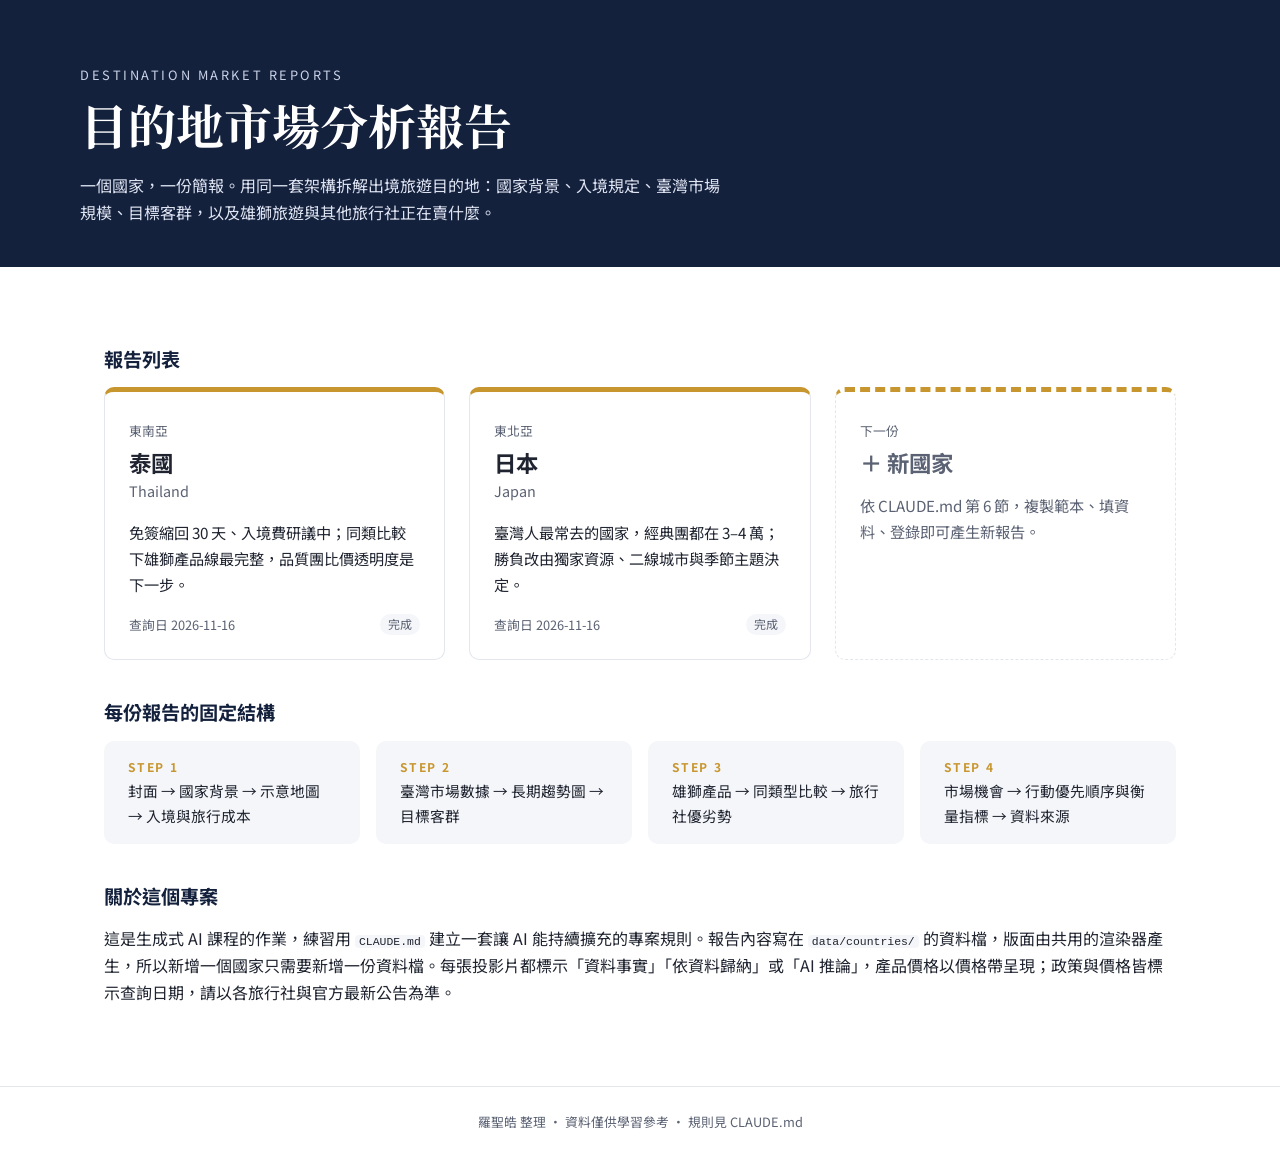
<file: index.html>
<!DOCTYPE html>
<html lang="zh-Hant-TW">
<head>
  <meta charset="utf-8">
  <meta name="viewport" content="width=device-width, initial-scale=1">
  <title>目的地市場分析報告</title>
  <meta name="description" content="一國一份的簡報式旅遊市場分析：國家背景、臺灣出境市場、客群、雄獅等旅行社產品比較。">
  <link rel="preconnect" href="https://fonts.googleapis.com">
  <link rel="preconnect" href="https://fonts.gstatic.com" crossorigin>
  <link href="https://fonts.googleapis.com/css2?family=Noto+Sans+TC:wght@400;500;700&family=Noto+Serif+TC:wght@600;700&display=swap" rel="stylesheet">
  <link rel="stylesheet" href="assets/style.css">
</head>
<body>
  <section class="home-hero">
    <div class="inner">
      <p class="kicker">Destination Market Reports</p>
      <h1>目的地市場分析報告</h1>
      <p>一個國家，一份簡報。用同一套架構拆解出境旅遊目的地：國家背景、入境規定、臺灣市場規模、目標客群，以及雄獅旅遊與其他旅行社正在賣什麼。</p>
    </div>
  </section>

  <main class="home-main">
    <h2>報告列表</h2>
    <div class="country-grid" id="country-grid"></div>

    <h2>每份報告的固定結構</h2>
    <div class="how">
      <div>封面 → 國家背景 → 示意地圖 → 入境與旅行成本</div>
      <div>臺灣市場數據 → 長期趨勢圖 → 目標客群</div>
      <div>雄獅產品 → 同類型比較 → 旅行社優劣勢</div>
      <div>市場機會 → 行動優先順序與衡量指標 → 資料來源</div>
    </div>

    <h2>關於這個專案</h2>
    <p>這是生成式 AI 課程的作業，練習用 <code>CLAUDE.md</code> 建立一套讓 AI 能持續擴充的專案規則。報告內容寫在 <code>data/countries/</code> 的資料檔，版面由共用的渲染器產生，所以新增一個國家只需要新增一份資料檔。每張投影片都標示「資料事實」「依資料歸納」或「AI 推論」，產品價格以價格帶呈現；政策與價格皆標示查詢日期，請以各旅行社與官方最新公告為準。</p>
  </main>

  <footer class="site-footer">羅聖皓 整理 · 資料僅供學習參考 · 規則見 CLAUDE.md</footer>

  <script src="data/countries.js"></script>
  <script src="assets/home.js"></script>
</body>
</html>
</file>
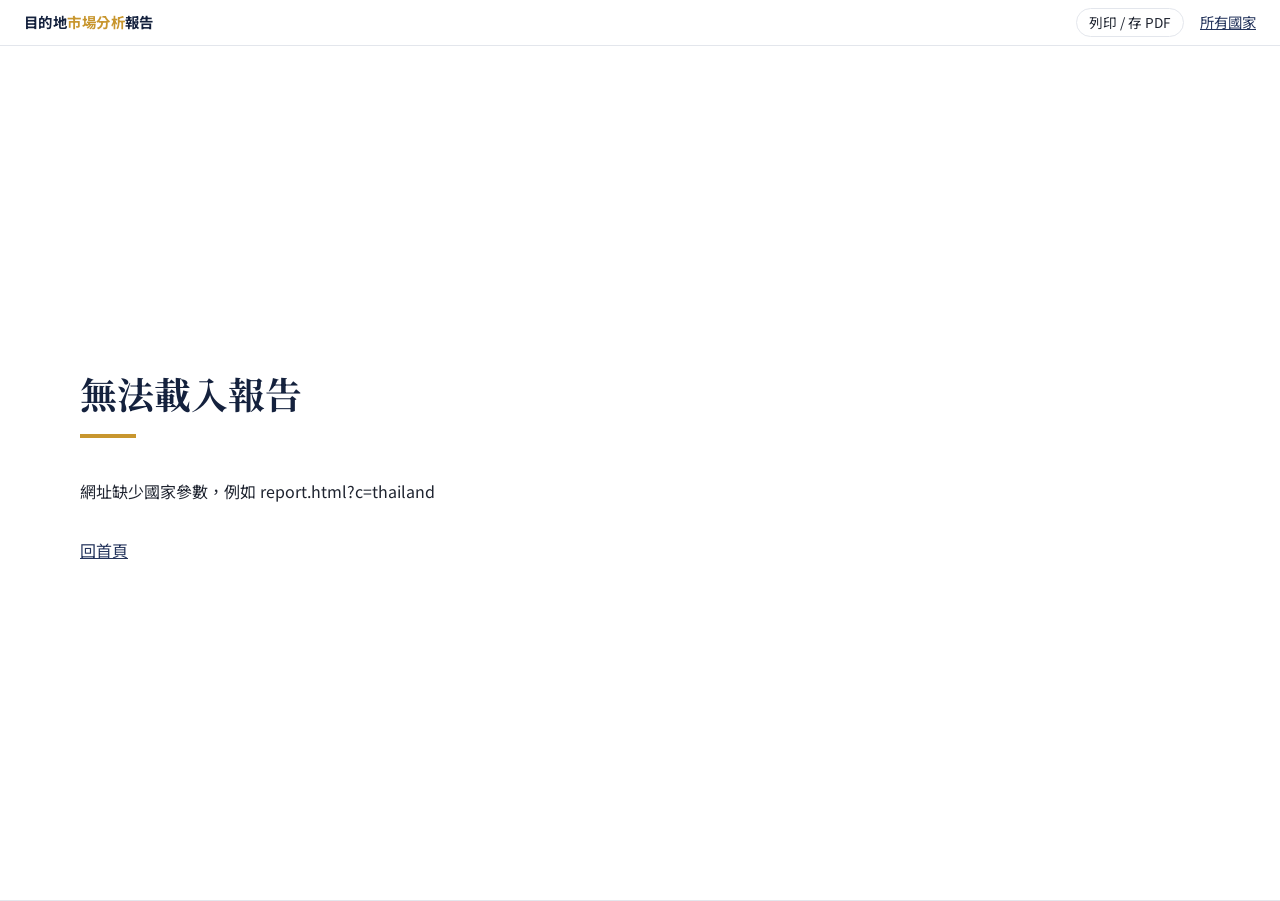
<file: report.html>
<!DOCTYPE html>
<html lang="zh-Hant-TW">
<head>
  <meta charset="utf-8">
  <meta name="viewport" content="width=device-width, initial-scale=1">
  <title>市場分析報告｜目的地市場分析報告</title>
  <meta name="description" content="以簡報形式呈現的旅遊目的地市場分析：國家背景、臺灣出境市場、客群與旅行社產品比較。">
  <link rel="preconnect" href="https://fonts.googleapis.com">
  <link rel="preconnect" href="https://fonts.gstatic.com" crossorigin>
  <link href="https://fonts.googleapis.com/css2?family=Noto+Sans+TC:wght@400;500;700&family=Noto+Serif+TC:wght@600;700&display=swap" rel="stylesheet">
  <link rel="stylesheet" href="assets/style.css">
</head>
<body>
  <header class="topbar">
    <a class="brand" href="index.html">目的地<b>市場分析</b>報告</a>
    <div class="meta"><span id="meta-name"></span><button type="button" id="print-btn">列印 / 存 PDF</button><a href="index.html">所有國家</a></div>
  </header>
  <div class="rule-alert" id="rule-alert" hidden></div>
  <nav class="dots" id="dots" aria-label="投影片導覽"></nav>
  <main class="deck" id="deck"></main>
  <script src="assets/report.js"></script>
</body>
</html>
</file>
<file: assets/style.css>
/* ==========================================================
   目的地市場分析報告 — 全站樣式
   規則：只用下方變數；新增樣式寫在最末「擴充區」
   --accent 由 report.js 依各國 theme.accent 設定
   ========================================================== */
:root {
  --navy: #14213d;
  --navy-2: #24345c;
  --ink: #1f2430;
  --ink-soft: #5b6273;
  --line: #e3e6ec;
  --bg: #ffffff;
  --bg-soft: #f5f6f9;
  --accent: #c8962e;
  --accent-soft: #faf3e4;
  --good: #2f7d5b;
  --bad: #b04a3c;
  --warn: #b7791f;

  --font-sans: "Noto Sans TC", "PingFang TC", "Microsoft JhengHei", sans-serif;
  --font-serif: "Noto Serif TC", "Songti TC", serif;

  --s1: 0.25rem; --s2: 0.5rem; --s3: 1rem; --s4: 1.5rem; --s5: 2.5rem; --s6: 4rem;
  --radius: 10px;
  --maxw: 1120px;
}

*, *::before, *::after { box-sizing: border-box; }
html { scroll-behavior: smooth; }
body { margin: 0; font-family: var(--font-sans); color: var(--ink); background: var(--bg); line-height: 1.7; }
a { color: var(--navy-2); }
h1, h2, h3 { line-height: 1.3; margin: 0; }

/* ---------- 共用頂欄 ---------- */
.topbar {
  position: sticky; top: 0; z-index: 20;
  display: flex; align-items: center; justify-content: space-between; gap: var(--s3);
  padding: var(--s2) var(--s4);
  background: rgba(255, 255, 255, 0.92);
  backdrop-filter: blur(6px);
  border-bottom: 1px solid var(--line);
  font-size: 0.9rem;
}
.topbar .brand { font-weight: 700; color: var(--navy); text-decoration: none; letter-spacing: 0.03em; }
.topbar .brand b { color: var(--accent); }
.topbar .meta { color: var(--ink-soft); display: flex; gap: var(--s3); align-items: center; }
.topbar button {
  font: inherit; font-size: 0.85rem; border: 1px solid var(--line); background: var(--bg);
  border-radius: 999px; padding: 2px 12px; cursor: pointer; color: var(--ink);
}
.topbar button:hover { border-color: var(--navy); }

/* ---------- 首頁 ---------- */
.home-hero {
  background: var(--navy); color: #fff;
  padding: var(--s6) var(--s4) var(--s5);
}
.home-hero .inner, .home-main { max-width: var(--maxw); margin: 0 auto; }
.home-hero .kicker { letter-spacing: 0.2em; font-size: 0.8rem; color: #c9d1e6; text-transform: uppercase; }
.home-hero h1 { font-family: var(--font-serif); font-size: clamp(2rem, 4vw, 3rem); margin: var(--s2) 0 var(--s3); }
.home-hero p { max-width: 640px; color: #dfe4f2; margin: 0; }
.home-main { padding: var(--s5) var(--s4) var(--s6); }
.home-main h2 { font-size: 1.2rem; margin: var(--s5) 0 var(--s3); color: var(--navy); }
.country-grid { display: grid; grid-template-columns: repeat(auto-fill, minmax(260px, 1fr)); gap: var(--s4); }
.country-card {
  display: block; text-decoration: none; color: var(--ink);
  border: 1px solid var(--line); border-radius: var(--radius); padding: var(--s4);
  border-top: 5px solid var(--accent);
  transition: transform .15s ease, box-shadow .15s ease;
}
.country-card:hover { transform: translateY(-3px); box-shadow: 0 10px 24px rgba(20, 33, 61, .08); }
.country-card .region { font-size: 0.8rem; color: var(--ink-soft); }
.country-card h3 { font-size: 1.4rem; margin: var(--s1) 0 0; }
.country-card .en { color: var(--ink-soft); font-size: 0.9rem; }
.country-card p { font-size: 0.95rem; margin: var(--s3) 0; }
.country-card .foot { display: flex; justify-content: space-between; font-size: 0.8rem; color: var(--ink-soft); }
.badge { display: inline-block; padding: 0 8px; border-radius: 999px; font-size: 0.75rem; background: var(--bg-soft); }
.badge.draft { background: #fff3d6; color: var(--warn); }
.country-card.placeholder { border-style: dashed; border-top-style: dashed; color: var(--ink-soft); cursor: default; }
.country-card.placeholder:hover { transform: none; box-shadow: none; }
.how { display: grid; grid-template-columns: repeat(auto-fit, minmax(220px, 1fr)); gap: var(--s3); counter-reset: step; }
.how div { background: var(--bg-soft); border-radius: var(--radius); padding: var(--s3) var(--s4); font-size: 0.92rem; }
.how div::before { counter-increment: step; content: "STEP " counter(step); display: block; font-size: 0.75rem; letter-spacing: .15em; color: var(--accent); font-weight: 700; }
.how code, .home-main code { background: var(--bg-soft); padding: 0 4px; border-radius: 4px; font-size: 0.88em; }
.site-footer { text-align: center; font-size: 0.8rem; color: var(--ink-soft); padding: var(--s4); border-top: 1px solid var(--line); }

/* ---------- 報告：投影片 ---------- */
.deck { scroll-snap-type: y mandatory; }
.slide {
  min-height: calc(100vh - 45px);
  scroll-snap-align: start;
  display: flex; flex-direction: column; justify-content: center;
  padding: var(--s5) max(var(--s4), calc((100vw - var(--maxw)) / 2));
  border-bottom: 1px solid var(--line);
  position: relative;
}
.slide:nth-child(even) { background: var(--bg-soft); }
.slide .num { position: absolute; right: var(--s4); bottom: var(--s3); font-size: 0.8rem; color: var(--ink-soft); }
.slide .kicker { font-size: 0.8rem; letter-spacing: 0.18em; color: var(--accent); font-weight: 700; text-transform: uppercase; }
.slide h2 { font-family: var(--font-serif); font-size: clamp(1.6rem, 3vw, 2.3rem); color: var(--navy); margin: var(--s1) 0 var(--s4); }
.slide h2::after { content: ""; display: block; width: 56px; height: 4px; background: var(--accent); margin-top: var(--s3); }
sup.ref a { text-decoration: none; font-size: 0.7em; color: var(--accent); font-weight: 700; margin-left: 1px; }

/* cover */
.slide--cover { background: var(--navy); color: #fff; }
.slide--cover .kicker { color: var(--accent); }
.slide--cover h1 { font-family: var(--font-serif); font-size: clamp(2.6rem, 7vw, 5rem); margin: var(--s2) 0; }
.slide--cover .subtitle { font-size: 1.2rem; color: #c9d1e6; }
.slide--cover .headline {
  margin-top: var(--s5); max-width: 760px; font-size: clamp(1.15rem, 2vw, 1.5rem);
  border-left: 5px solid var(--accent); padding-left: var(--s3);
}
.slide--cover .checked { margin-top: var(--s5); font-size: 0.85rem; color: #aab4cf; }
.slide--cover .hint { position: absolute; bottom: var(--s4); left: 50%; transform: translateX(-50%); font-size: 0.8rem; color: #aab4cf; }

/* facts */
.facts { display: grid; grid-template-columns: repeat(auto-fit, minmax(300px, 1fr)); gap: var(--s2) var(--s5); margin: 0; }
.facts div { display: grid; grid-template-columns: 7em 1fr; gap: var(--s3); padding: var(--s2) 0; border-bottom: 1px solid var(--line); }
.facts dt { color: var(--ink-soft); font-size: 0.92rem; }
.facts dd { margin: 0; font-weight: 500; }

/* bullets */
.bullets { list-style: none; padding: 0; margin: 0; display: grid; gap: var(--s3); max-width: 900px; }
.bullets li { padding: var(--s3) var(--s4); background: var(--bg); border: 1px solid var(--line); border-radius: var(--radius); }
.slide:nth-child(even) .bullets li { background: var(--bg); }
.bullets .tag { display: inline-block; font-size: 0.72rem; font-weight: 700; padding: 0 8px; border-radius: 999px; margin-right: var(--s2); vertical-align: 2px; }
.bullets .tag.new { background: var(--accent-soft); color: var(--accent); }
.bullets .tag.warn { background: #fdeceb; color: var(--bad); }

/* stats */
.stats { display: grid; grid-template-columns: repeat(auto-fit, minmax(200px, 1fr)); gap: var(--s4); }
.stat { background: var(--bg); border: 1px solid var(--line); border-radius: var(--radius); padding: var(--s4); }
.stat .value { font-family: var(--font-serif); font-size: clamp(1.8rem, 3.5vw, 2.6rem); color: var(--navy); font-weight: 700; }
.stat .label { font-weight: 500; margin-top: var(--s1); }
.stat .note { font-size: 0.85rem; color: var(--ink-soft); margin-top: var(--s2); }
.takeaway { margin-top: var(--s4); padding: var(--s3) var(--s4); background: var(--accent-soft); border-radius: var(--radius); max-width: 900px; }

/* cards (segments) */
.cards { display: grid; grid-template-columns: repeat(auto-fit, minmax(230px, 1fr)); gap: var(--s4); }
.card { background: var(--bg); border: 1px solid var(--line); border-radius: var(--radius); padding: var(--s4); border-top: 4px solid var(--navy-2); }
.card h3 { font-size: 1.15rem; color: var(--navy); margin-bottom: var(--s2); }
.card dl { margin: 0; font-size: 0.92rem; }
.card dt { font-size: 0.75rem; letter-spacing: .1em; color: var(--accent); font-weight: 700; margin-top: var(--s2); }
.card dd { margin: 0; }

/* table */
.table-wrap { overflow-x: auto; border: 1px solid var(--line); border-radius: var(--radius); background: var(--bg); }
table.data { width: 100%; border-collapse: collapse; font-size: 0.88rem; min-width: 760px; }
table.data th { background: var(--navy); color: #fff; text-align: left; padding: var(--s2) var(--s3); font-weight: 500; white-space: nowrap; }
table.data td { padding: var(--s2) var(--s3); border-top: 1px solid var(--line); vertical-align: top; }
table.data td:first-child { font-weight: 500; min-width: 15em; }
table.data tr:hover td { background: var(--accent-soft); }
.table-note { font-size: 0.8rem; color: var(--ink-soft); margin-top: var(--s2); }

/* compare */
.compare { display: grid; grid-template-columns: repeat(auto-fit, minmax(240px, 1fr)); gap: var(--s3); }
.agency { background: var(--bg); border: 1px solid var(--line); border-radius: var(--radius); padding: var(--s3) var(--s4); font-size: 0.9rem; }
.agency.primary { border: 2px solid var(--accent); }
.agency h3 { font-size: 1.15rem; color: var(--navy); }
.agency .position { color: var(--ink-soft); margin: var(--s1) 0 var(--s2); }
.agency ul { margin: 0 0 var(--s2); padding-left: 1.1em; }
.agency .pros li::marker { content: "＋ "; color: var(--good); font-weight: 700; }
.agency .cons li::marker { content: "－ "; color: var(--bad); font-weight: 700; }
.agency h4 { margin: var(--s2) 0 var(--s1); font-size: 0.78rem; letter-spacing: .12em; }
.agency h4.p { color: var(--good); }
.agency h4.c { color: var(--bad); }

/* insight */
.opinion-label { display: inline-block; border: 1px dashed var(--accent); color: var(--accent); font-size: 0.78rem; padding: 0 10px; border-radius: 999px; margin-bottom: var(--s3); }
.insights { display: grid; grid-template-columns: repeat(auto-fit, minmax(260px, 1fr)); gap: var(--s4); }
.insights div { border-left: 4px solid var(--accent); padding: var(--s1) var(--s3); }
.insights h3 { font-size: 1.1rem; color: var(--navy); margin-bottom: var(--s2); }
.insights p { margin: 0; font-size: 0.95rem; }

/* sources */
ol.sources { font-size: 0.85rem; columns: 2 380px; column-gap: var(--s5); padding-left: 1.6em; margin: 0; }
ol.sources li { break-inside: avoid; margin-bottom: var(--s2); }
ol.sources .pub { color: var(--ink-soft); }

/* 規則警告 */
.rule-alert { background: #fdeceb; color: var(--bad); border-bottom: 2px solid var(--bad); padding: var(--s2) var(--s4); font-size: 0.9rem; }
.rule-alert ul { margin: var(--s1) 0 0; }

/* 進度點 */
.dots { position: fixed; right: 14px; top: 50%; transform: translateY(-50%); display: flex; flex-direction: column; gap: 8px; z-index: 15; }
.dots a { width: 9px; height: 9px; border-radius: 50%; background: #c5cad6; display: block; }
.dots a.on { background: var(--accent); transform: scale(1.3); }

/* ---------- 手機 ---------- */
@media (max-width: 640px) {
  .slide { padding: var(--s5) var(--s3); min-height: auto; }
  .deck { scroll-snap-type: none; }
  .facts div { grid-template-columns: 6em 1fr; }
  .dots { display: none; }
  .topbar .meta span, #print-btn, .slide--cover .hint { display: none; }
  .topbar .brand, .topbar .meta a { white-space: nowrap; }
}

/* ---------- 列印：一頁一張 ---------- */
@media print {
  .topbar, .dots, .slide .hint { display: none; }
  .slide { min-height: auto; page-break-after: always; border: none; }
}

/* ==========================================================
   擴充區：新增樣式寫在這裡，並附用途註解
   ========================================================== */

/* ---------- v2：事實／推論標籤 ---------- */
.basis { display: inline-block; font-size: 0.72rem; letter-spacing: 0.04em; font-weight: 700; padding: 1px 10px; border-radius: 999px; margin-left: var(--s3); vertical-align: 1px; text-transform: none; }
.basis.b-fact { background: #e6f2ec; color: var(--good); }
.basis.b-summary { background: #e8edf7; color: var(--navy-2); }
.basis.b-mixed { background: #fff3d6; color: var(--warn); }
.basis.b-inference { background: #fff; color: #8a5a00; border: 1.5px dashed #c98a12; }
.takeaway .basis, .legend-basis .basis { margin: 0 var(--s2) 0 0; }
.inf-tag { display: inline-block; font-size: 0.68rem; color: #8a5a00; border: 1px dashed #c98a12; border-radius: 4px; padding: 0 5px; margin-left: 6px; vertical-align: 1px; }
li.inf, div.inf { border-style: dashed !important; }
.lede { max-width: 820px; color: var(--ink-soft); margin: calc(-1 * var(--s3)) 0 var(--s4); }

/* ---------- v2：投影片圖示 ---------- */
.slide-icon { position: absolute; right: max(var(--s4), calc((100vw - var(--maxw)) / 2)); top: var(--s5); width: 84px; height: 84px; fill: none; stroke: var(--accent); stroke-width: 1.2; stroke-linecap: round; stroke-linejoin: round; opacity: 0.35; }

/* ---------- v2：封面插畫 ---------- */
.cover-grid { display: grid; grid-template-columns: 1.2fr 1fr; gap: var(--s5); align-items: center; }
.cover-art { width: 100%; max-width: 460px; justify-self: end; }
.cover-art .sun { fill: var(--accent); opacity: 0.9; }
.cover-art .far { fill: #24345c; }
.cover-art .mid { fill: #0b1530; stroke: var(--accent); stroke-width: 1.5; }
.cover-art .water { fill: #1d2c52; }
.cover-art .wave { fill: none; stroke: var(--accent); stroke-width: 2; opacity: 0.6; }
.legend-basis { margin-top: var(--s5); font-size: 0.8rem; color: #aab4cf; display: flex; flex-wrap: wrap; gap: var(--s2); align-items: center; }

/* ---------- v2：地圖 ---------- */
.map-grid { display: grid; grid-template-columns: minmax(260px, 420px) 1fr; gap: var(--s5); align-items: start; }
.map-grid figure { margin: 0; }
.map-svg { width: 100%; max-height: 72vh; }
.map-svg .land { fill: var(--accent-soft); stroke: var(--accent); stroke-width: 1.5; }
.map-svg .pt circle { fill: var(--navy); stroke: #fff; stroke-width: 2; }
.map-svg .pt-hub circle { fill: var(--accent); }
.map-svg .pt-beach circle { fill: #2b7a99; }
.map-svg text { font-size: 13px; fill: var(--ink); font-weight: 500; paint-order: stroke; stroke: #fff; stroke-width: 3px; }
.map-svg .route { fill: none; stroke: var(--navy-2); stroke-width: 2; stroke-dasharray: 6 5; }
.map-svg .route-label { font-size: 13px; fill: var(--navy-2); font-weight: 700; }
.map-grid figcaption, .chart figcaption { font-size: 0.78rem; color: var(--ink-soft); margin-top: var(--s2); }
.map-list { margin: 0; padding-left: 1.5em; display: grid; gap: var(--s2); font-size: 0.92rem; }
.map-list .en { color: var(--ink-soft); font-size: 0.85em; }

/* ---------- v2：圖表 ---------- */
.charts { display: grid; grid-template-columns: repeat(auto-fit, minmax(320px, 1fr)); gap: var(--s4); }
.chart { margin: 0; background: var(--bg); border: 1px solid var(--line); border-radius: var(--radius); padding: var(--s3) var(--s4); }
.chart h3 { font-size: 1.05rem; color: var(--navy); }
.chart .unit { font-size: 0.8rem; color: var(--ink-soft); margin: 0; }
.chart-svg { width: 100%; }
.chart-svg .axis { stroke: var(--line); stroke-width: 2; }
.chart-svg .bar-val { font-size: 12px; font-weight: 700; fill: var(--navy); }
.chart-svg .bar-lab { font-size: 12px; fill: var(--ink-soft); }
.bar-actual { fill: var(--navy-2); background: var(--navy-2); }
.bar-estimate { fill: #8fa0c4; stroke: var(--navy-2); stroke-dasharray: 4 3; background: #8fa0c4; }
.bar-forecast { fill: #fff; stroke: var(--navy-2); stroke-width: 2; stroke-dasharray: 5 3; background: #fff; border: 2px dashed var(--navy-2); }
.bar-target { fill: var(--accent-soft); stroke: var(--accent); stroke-width: 2; stroke-dasharray: 2 3; background: var(--accent-soft); border: 2px dotted var(--accent); }
.chart-legend { display: flex; flex-wrap: wrap; gap: var(--s4); font-size: 0.82rem; color: var(--ink-soft); margin-top: var(--s3); }
.chart-legend .sw { display: inline-block; width: 14px; height: 14px; border-radius: 3px; margin-right: 6px; vertical-align: -2px; }

/* ---------- v2：價格帶與同類比較矩陣 ---------- */
.band { display: inline-block; font-size: 0.8rem; font-weight: 700; padding: 1px 10px; border-radius: 999px; white-space: nowrap; }
.band-0 { background: #e6f2ec; color: #1f6648; }
.band-1 { background: #dcefe4; color: #1f6648; }
.band-2 { background: #e8edf7; color: var(--navy-2); }
.band-3 { background: #fbecd2; color: #8a5a00; }
.band-4 { background: #f8dcd6; color: #8c3326; }
.band-5, .band-6, .band-x { background: var(--bg-soft); color: var(--ink-soft); font-weight: 500; }
.basis-note { font-size: 0.85rem; color: var(--ink-soft); margin: calc(-1 * var(--s2)) 0 var(--s3); }
table.matrix { width: 100%; border-collapse: collapse; font-size: 0.85rem; min-width: 820px; background: var(--bg); }
table.matrix th, table.matrix td { border-top: 1px solid var(--line); padding: var(--s2) var(--s3); vertical-align: top; text-align: left; }
table.matrix thead th { background: var(--navy); color: #fff; font-weight: 500; }
table.matrix thead th.primary { background: var(--accent); }
table.matrix tbody th { width: 15em; font-weight: 500; }
table.matrix td.primary { background: #fffaf0; }
table.matrix .cat-desc { display: block; font-size: 0.78rem; color: var(--ink-soft); font-weight: 400; }
table.matrix .ex { display: block; margin-top: 4px; font-size: 0.8rem; color: var(--ink-soft); }
.readout { margin: var(--s3) 0 0; padding-left: 1.2em; font-size: 0.9rem; display: grid; gap: var(--s1); max-width: 980px; }

/* ---------- v2：觀點與行動 ---------- */
.insights p { margin: 0 0 var(--s2); }
.insights b, .action b { font-size: 0.72rem; letter-spacing: 0.08em; color: var(--accent); margin-right: var(--s2); }
.insights .evidence { color: var(--ink-soft); font-size: 0.88rem; }
.insights div { border-left-style: dashed; }
.actions { display: grid; gap: var(--s3); }
.action { background: var(--bg); border: 1px dashed #c98a12; border-radius: var(--radius); padding: var(--s3) var(--s4); display: grid; grid-template-columns: 1.3fr 1fr 1fr; gap: var(--s2) var(--s4); align-items: start; font-size: 0.88rem; }
.action .a-head { display: flex; gap: var(--s2); align-items: baseline; grid-column: 1 / 2; }
.action h3 { font-size: 1rem; color: var(--navy); }
.action .why { margin: 0; grid-column: 1 / 2; color: var(--ink-soft); }
.action .a-meta { grid-column: 2 / 3; grid-row: 1 / 3; display: grid; gap: var(--s2); }
.action .a-meta b { display: block; }
.action .kpi { grid-column: 3 / 4; grid-row: 1 / 3; }
.action .kpi ul { margin: 0; padding-left: 1.1em; }
.prio { font-size: 0.75rem; font-weight: 700; color: #fff; border-radius: 4px; padding: 1px 8px; flex-shrink: 0; }
.prio-P1 { background: var(--bad); }
.prio-P2 { background: var(--warn); }
.prio-P3 { background: var(--ink-soft); }
.feas { display: inline-flex; gap: 3px; margin-right: 6px; vertical-align: 1px; }
.feas i { width: 10px; height: 10px; border-radius: 50%; background: var(--line); display: inline-block; }
.feas i.on { background: var(--good); }

@media (max-width: 860px) {
  .cover-grid, .map-grid { grid-template-columns: 1fr; }
  .cover-art { justify-self: start; max-width: 320px; }
  .action { grid-template-columns: 1fr; }
  .action .a-head, .action .why, .action .a-meta, .action .kpi { grid-column: auto; grid-row: auto; }
  .slide-icon { width: 48px; height: 48px; top: var(--s4); }
}
</file>
